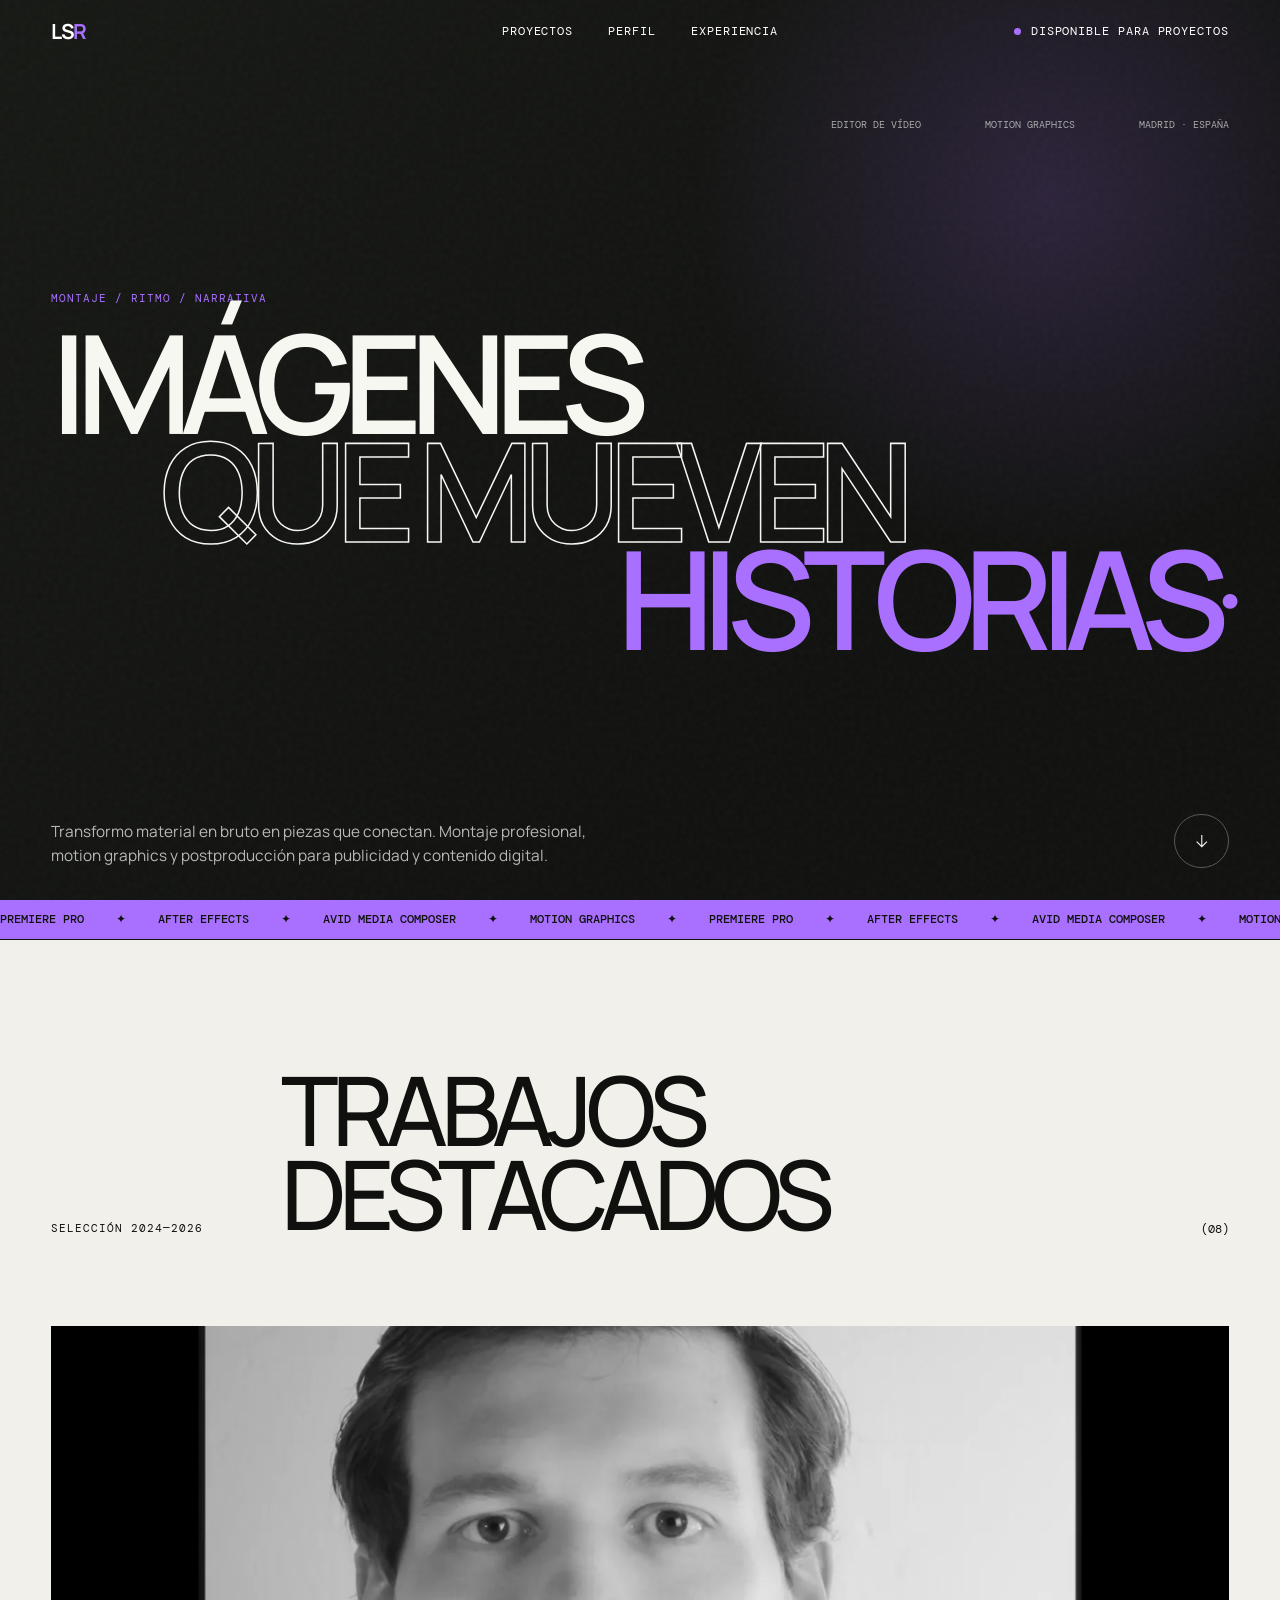
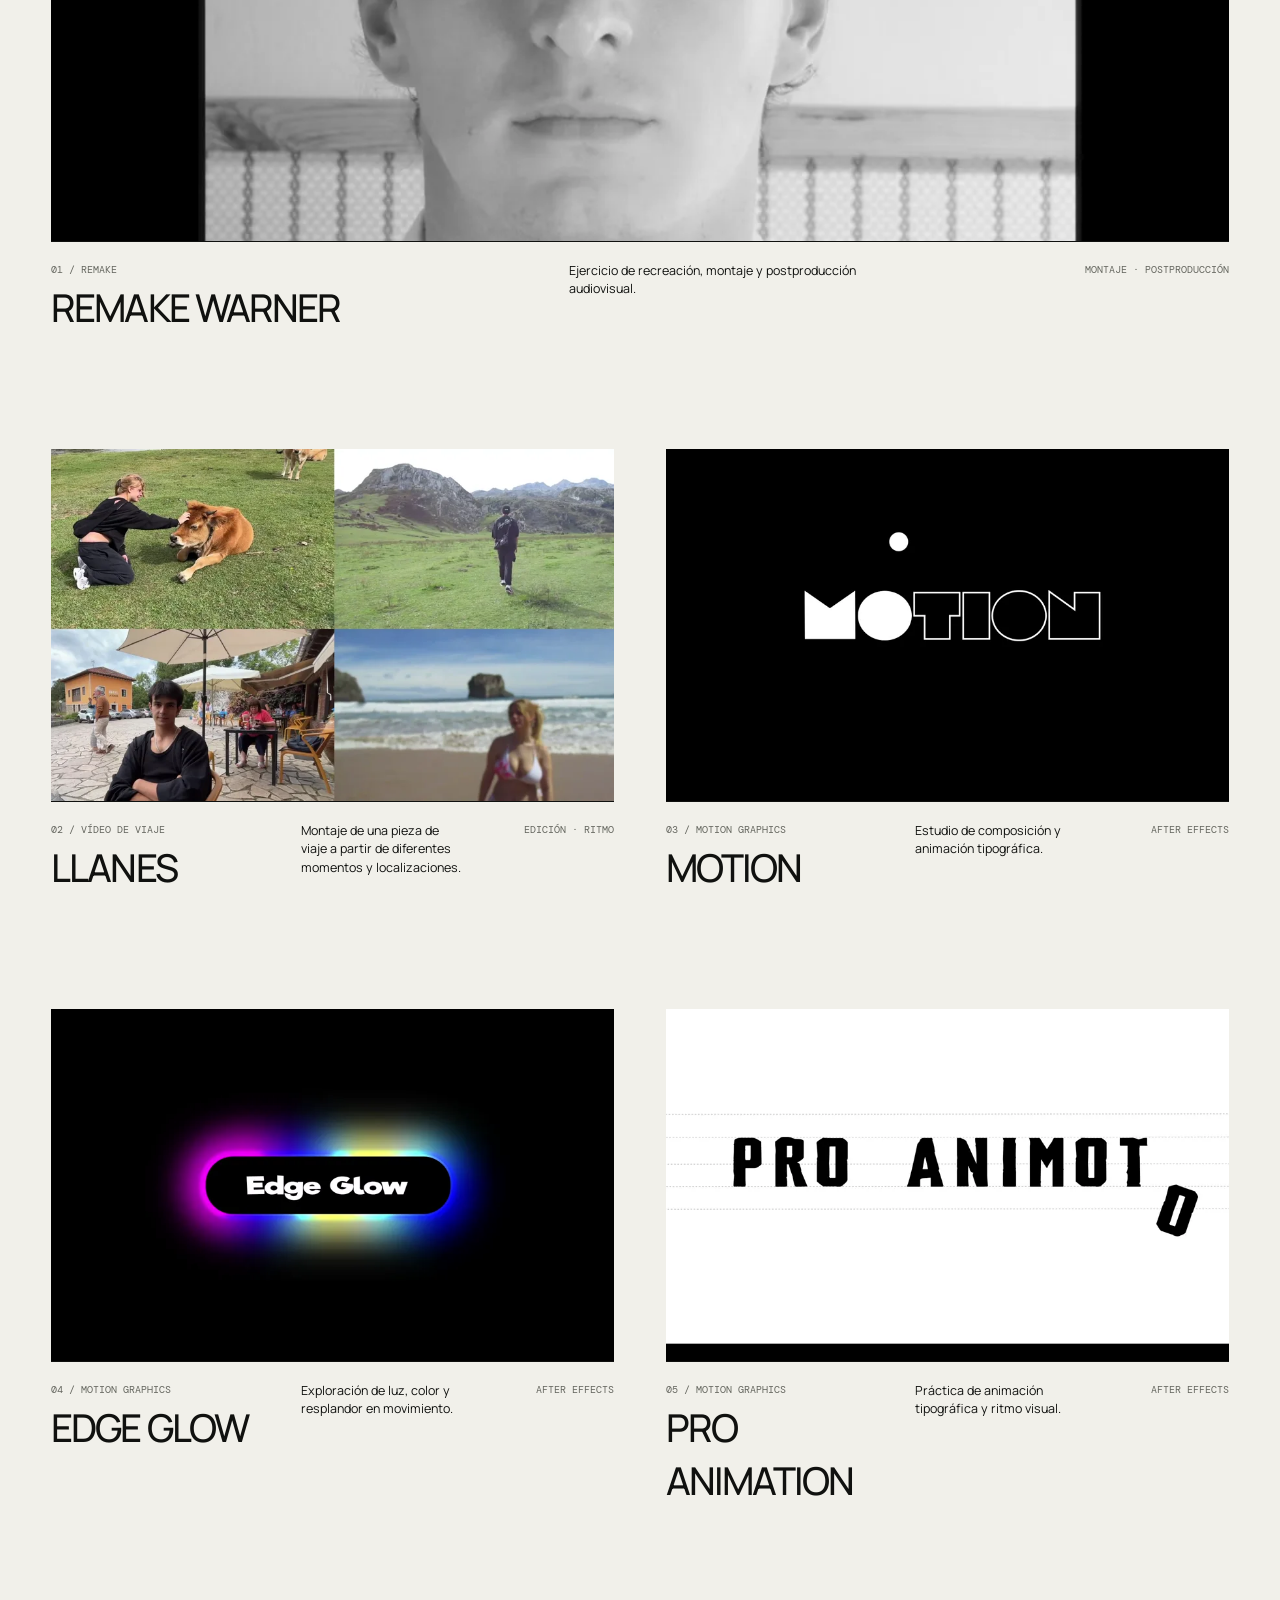
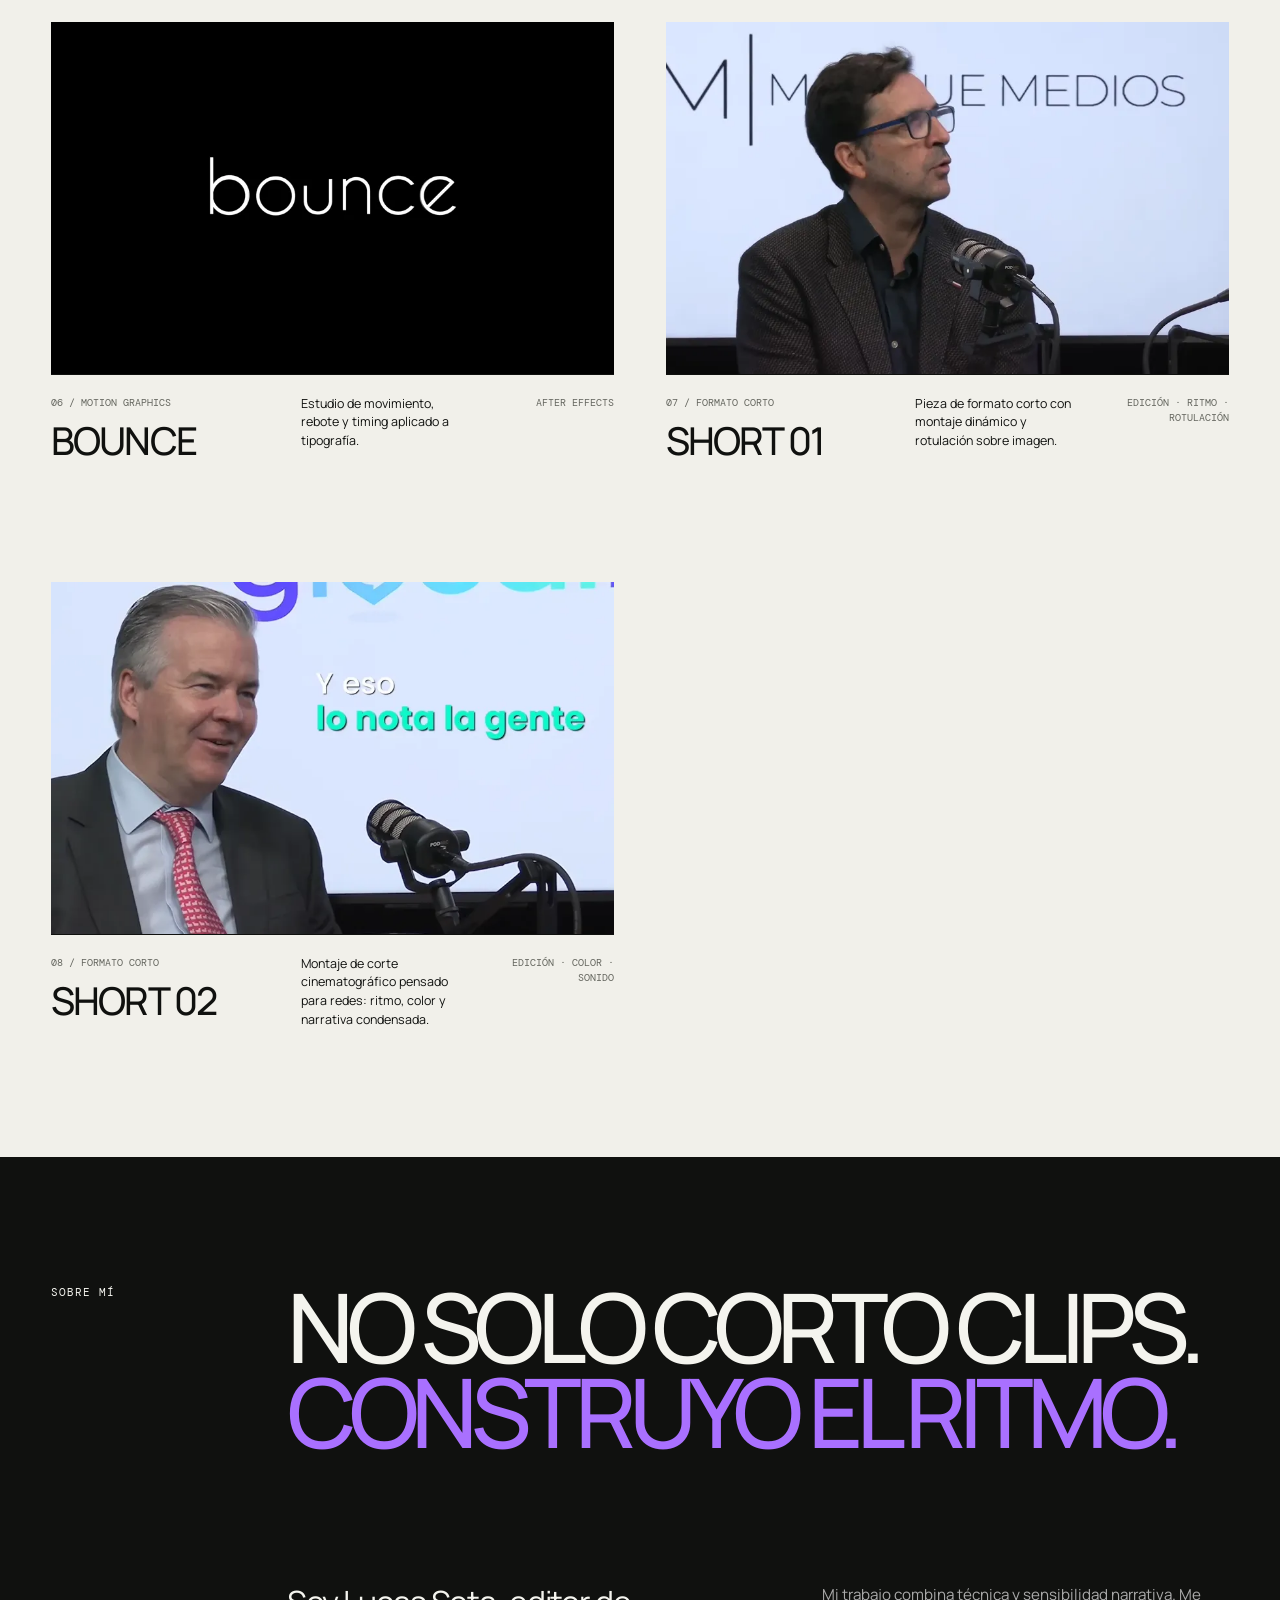
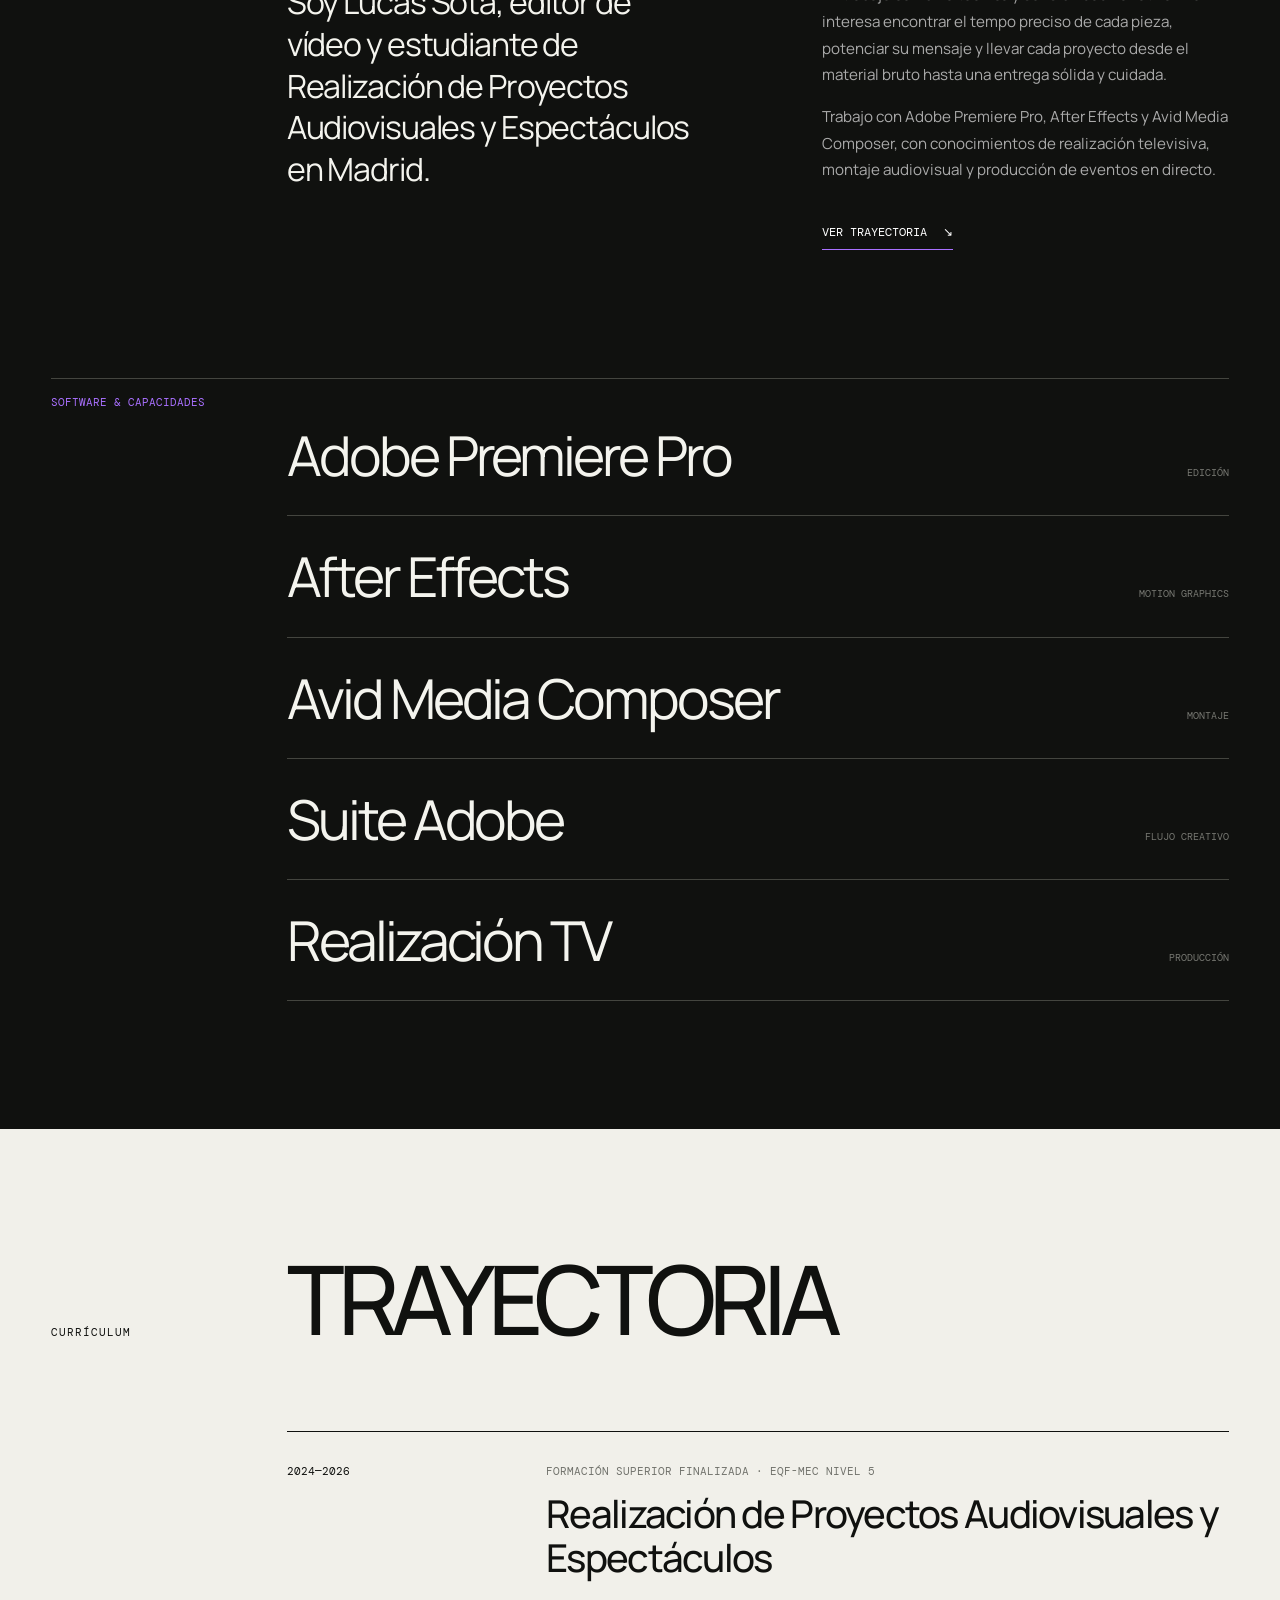
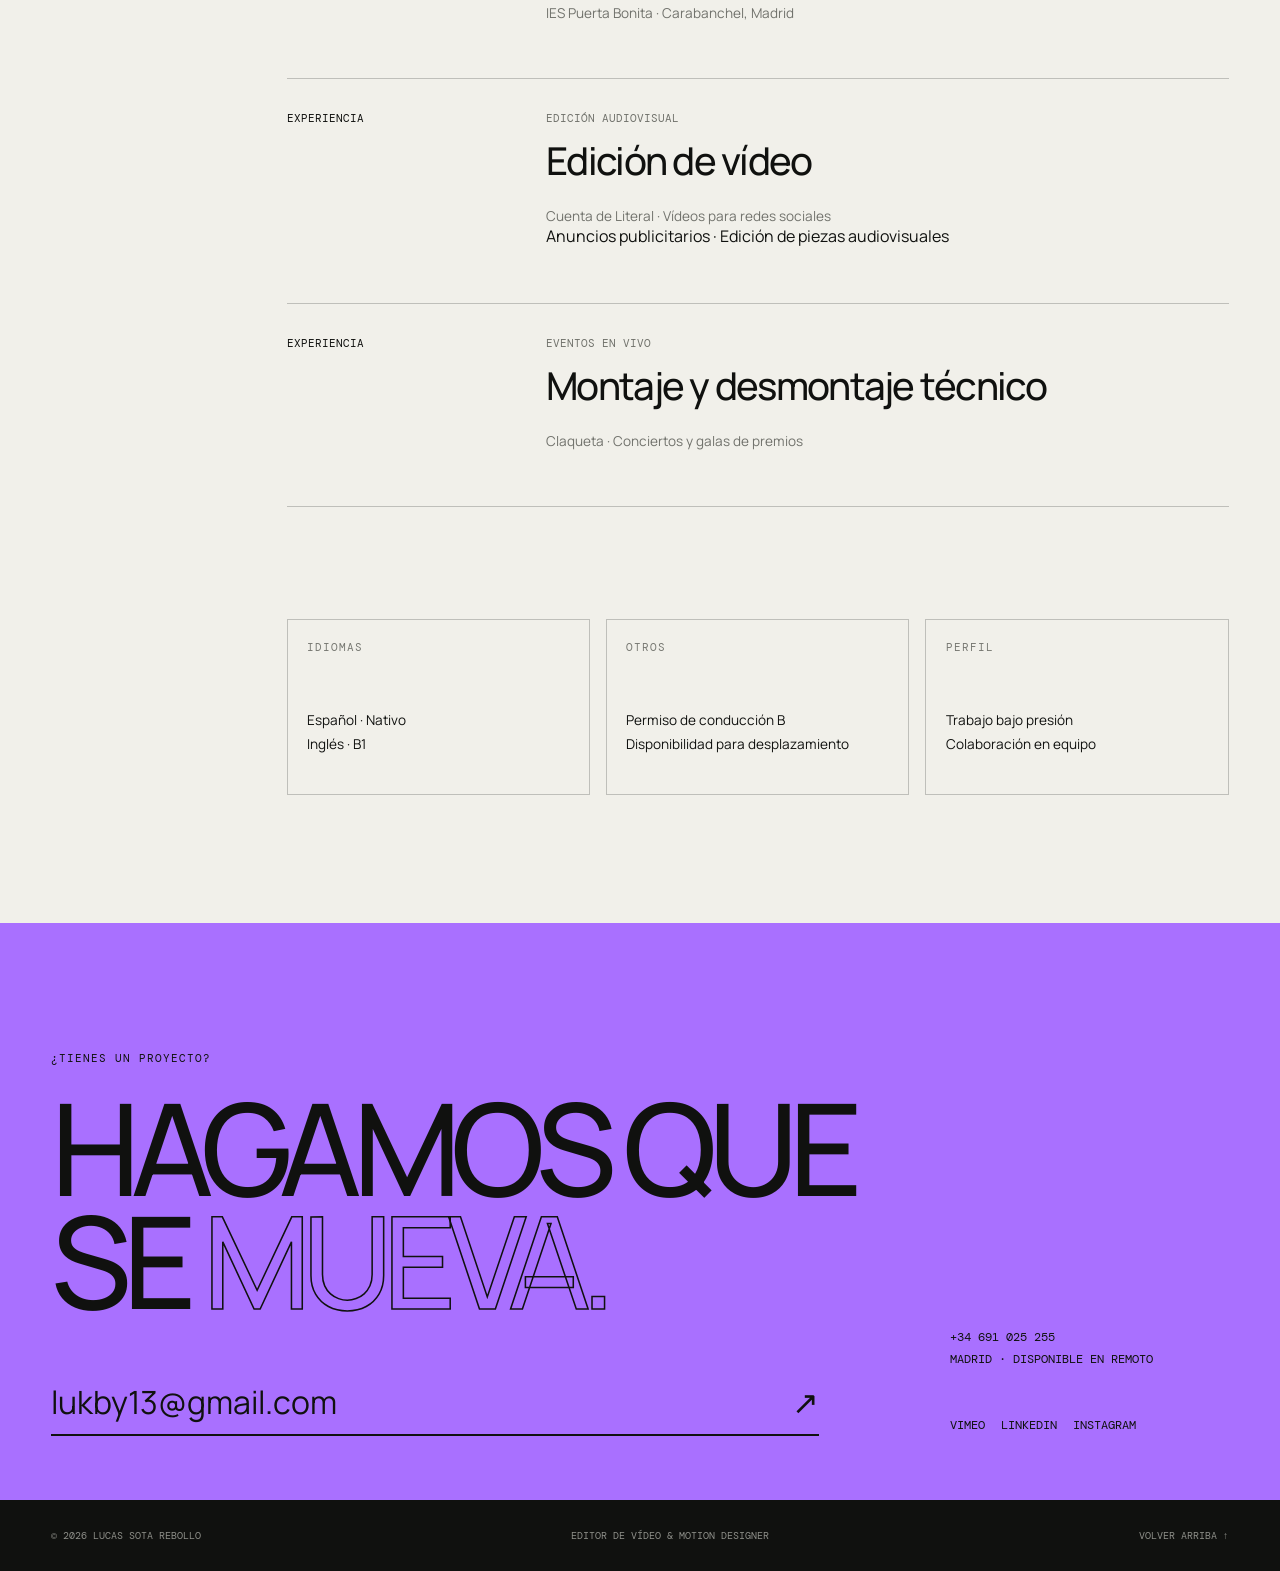
<file: index.html>
<!doctype html>
<html lang="es">
  <head>
    <meta charset="UTF-8" />
    <meta name="viewport" content="width=device-width, initial-scale=1.0" />
    <meta
      name="description"
      content="Porfolio de Lucas Sota Rebollo, editor de vídeo y motion designer especializado en montaje audiovisual."
    />
    <meta name="theme-color" content="#10110f" />
    <title>Lucas Sota | Editor de vídeo & Motion Designer</title>
    <link
      rel="icon"
      href="data:image/svg+xml,%3Csvg xmlns='http://www.w3.org/2000/svg' viewBox='0 0 64 64'%3E%3Crect width='64' height='64' fill='%2310110f'/%3E%3Cpath d='M14 14h9v27h17v9H14z' fill='%23a970ff'/%3E%3C/svg%3E"
    />
    <link rel="preconnect" href="https://fonts.googleapis.com" />
    <link rel="preconnect" href="https://fonts.gstatic.com" crossorigin />
    <link
      href="https://fonts.googleapis.com/css2?family=DM+Mono:wght@300;400;500&family=Manrope:wght@400;500;600;700&display=swap"
      rel="stylesheet"
    />
    <link rel="stylesheet" href="styles.css" />
    <script src="script.js" defer></script>
  </head>
  <body>
    <a class="skip-link" href="#contenido">Saltar al contenido</a>

    <header class="site-header">
      <a class="brand" href="#inicio" aria-label="Ir al inicio">LS<span>R</span></a>
      <nav class="desktop-nav" aria-label="Navegación principal">
        <a href="#proyectos">Proyectos</a>
        <a href="#perfil">Perfil</a>
        <a href="#experiencia">Experiencia</a>
      </nav>
      <a class="availability" href="#contacto">
        <span aria-hidden="true"></span>
        Disponible para proyectos
      </a>
      <button class="menu-button" type="button" aria-expanded="false" aria-controls="mobile-menu">
        <span class="sr-only">Abrir menú</span>
        <span></span><span></span>
      </button>
      <nav id="mobile-menu" class="mobile-menu" aria-label="Navegación móvil" hidden>
        <a href="#proyectos">Proyectos</a>
        <a href="#perfil">Perfil</a>
        <a href="#experiencia">Experiencia</a>
        <a href="#contacto">Contacto</a>
      </nav>
    </header>

    <main id="contenido">
      <section class="hero" id="inicio" aria-labelledby="hero-title">
        <div class="hero-meta reveal">
          <p>Editor de vídeo</p>
          <p>Motion graphics</p>
          <p>Madrid · España</p>
        </div>

        <div class="hero-title-wrap">
          <p class="eyebrow reveal">Montaje / Ritmo / Narrativa</p>
          <h1 id="hero-title">
            <span class="reveal">IMÁGENES</span>
            <span class="outline reveal">QUE MUEVEN</span>
            <span class="accent-line reveal">HISTORIAS<i aria-hidden="true">●</i></span>
          </h1>
        </div>

        <div class="hero-bottom reveal">
          <p>
            Transformo material en bruto en piezas que conectan. Montaje profesional,
            motion graphics y postproducción para publicidad y contenido digital.
          </p>
          <a class="circle-link" href="#proyectos" aria-label="Ver proyectos">
            <svg viewBox="0 0 24 24" aria-hidden="true">
              <path d="M12 4v16M5 13l7 7 7-7" />
            </svg>
          </a>
        </div>
      </section>

      <div class="ticker" aria-hidden="true">
        <div class="ticker-track">
          <span>PREMIERE PRO</span><i>✦</i><span>AFTER EFFECTS</span><i>✦</i>
          <span>AVID MEDIA COMPOSER</span><i>✦</i><span>MOTION GRAPHICS</span><i>✦</i>
          <span>PREMIERE PRO</span><i>✦</i><span>AFTER EFFECTS</span><i>✦</i>
          <span>AVID MEDIA COMPOSER</span><i>✦</i><span>MOTION GRAPHICS</span><i>✦</i>
        </div>
      </div>

      <section class="projects section" id="proyectos" aria-labelledby="projects-title">
        <div class="section-heading reveal">
          <p class="eyebrow">Selección 2024—2026</p>
          <h2 id="projects-title">TRABAJOS<br />DESTACADOS</h2>
          <p class="section-count">(08)</p>
        </div>

        <div class="project-list">
          <article class="project project-featured reveal">
            <button
              class="project-media"
              type="button"
              data-video="assets/videos/remake-warner.mp4"
              aria-label="Reproducir Remake Warner"
            >
              <img
                class="project-poster"
                src="assets/posters/remake-warner.webp"
                alt=""
                loading="lazy"
                decoding="async"
              >
              <span class="play"><i></i> Ver pieza</span>
            </button>
            <div class="project-info">
              <div>
                <p class="project-number">01 / Remake</p>
                <h3>REMAKE WARNER</h3>
              </div>
              <p>Ejercicio de recreación, montaje y postproducción audiovisual.</p>
              <p class="project-tools">Montaje · Postproducción</p>
            </div>
          </article>

          <article class="project reveal">
            <button
              class="project-media"
              type="button"
              data-video="assets/videos/llanes.mp4"
              aria-label="Reproducir pieza de Llanes"
            >
              <img
                class="project-poster"
                src="assets/posters/llanes.webp"
                alt=""
                loading="lazy"
                decoding="async"
              >
              <span class="play"><i></i> Ver pieza</span>
            </button>
            <div class="project-info">
              <div>
                <p class="project-number">02 / Vídeo de viaje</p>
                <h3>LLANES</h3>
              </div>
              <p>Montaje de una pieza de viaje a partir de diferentes momentos y localizaciones.</p>
              <p class="project-tools">Edición · Ritmo</p>
            </div>
          </article>

          <article class="project reveal">
            <button
              class="project-media"
              type="button"
              data-video="assets/videos/motion.mp4"
              aria-label="Reproducir estudio Motion"
            >
              <img
                class="project-poster"
                src="assets/posters/motion.webp"
                alt=""
                loading="lazy"
                decoding="async"
              >
              <span class="play"><i></i> Ver pieza</span>
            </button>
            <div class="project-info">
              <div>
                <p class="project-number">03 / Motion graphics</p>
                <h3>MOTION</h3>
              </div>
              <p>Estudio de composición y animación tipográfica.</p>
              <p class="project-tools">After Effects</p>
            </div>
          </article>

          <article class="project reveal">
            <button
              class="project-media"
              type="button"
              data-video="assets/videos/edge-glow.mp4"
              aria-label="Reproducir estudio Edge Glow"
            >
              <img
                class="project-poster"
                src="assets/posters/edge-glow.webp"
                alt=""
                loading="lazy"
                decoding="async"
              >
              <span class="play"><i></i> Ver pieza</span>
            </button>
            <div class="project-info">
              <div>
                <p class="project-number">04 / Motion graphics</p>
                <h3>EDGE GLOW</h3>
              </div>
              <p>Exploración de luz, color y resplandor en movimiento.</p>
              <p class="project-tools">After Effects</p>
            </div>
          </article>

          <article class="project reveal">
            <button
              class="project-media"
              type="button"
              data-video="assets/videos/pro-animation.mp4"
              aria-label="Reproducir estudio Pro Animation"
            >
              <img
                class="project-poster"
                src="assets/posters/pro-animation.webp"
                alt=""
                loading="lazy"
                decoding="async"
              >
              <span class="play"><i></i> Ver pieza</span>
            </button>
            <div class="project-info">
              <div>
                <p class="project-number">05 / Motion graphics</p>
                <h3>PRO ANIMATION</h3>
              </div>
              <p>Práctica de animación tipográfica y ritmo visual.</p>
              <p class="project-tools">After Effects</p>
            </div>
          </article>

          <article class="project reveal">
            <button
              class="project-media"
              type="button"
              data-video="assets/videos/bounce.mp4"
              aria-label="Reproducir estudio Bounce"
            >
              <img
                class="project-poster"
                src="assets/posters/bounce.webp"
                alt=""
                loading="lazy"
                decoding="async"
              >
              <span class="play"><i></i> Ver pieza</span>
            </button>
            <div class="project-info">
              <div>
                <p class="project-number">06 / Motion graphics</p>
                <h3>BOUNCE</h3>
              </div>
              <p>Estudio de movimiento, rebote y timing aplicado a tipografía.</p>
              <p class="project-tools">After Effects</p>
            </div>
          </article>

          <article class="project reveal">
            <button
              class="project-media"
              type="button"
              data-video="assets/videos/short-1.mp4"
              aria-label="Reproducir Short 01"
            >
              <img
                class="project-poster"
                src="assets/posters/short-1.webp"
                alt=""
                loading="lazy"
                decoding="async"
              >
              <span class="play"><i></i> Ver pieza</span>
            </button>
            <div class="project-info">
              <div>
                <p class="project-number">07 / Formato corto</p>
                <h3>SHORT 01</h3>
              </div>
              <p>Pieza de formato corto con montaje dinámico y rotulación sobre imagen.</p>
              <p class="project-tools">Edición · Ritmo · Rotulación</p>
            </div>
          </article>

          <article class="project reveal">
            <button
              class="project-media"
              type="button"
              data-video="assets/videos/short-2.mp4"
              aria-label="Reproducir Short 02"
            >
              <img
                class="project-poster"
                src="assets/posters/short-2.webp"
                alt=""
                loading="lazy"
                decoding="async"
              >
              <span class="play"><i></i> Ver pieza</span>
            </button>
            <div class="project-info">
              <div>
                <p class="project-number">08 / Formato corto</p>
                <h3>SHORT 02</h3>
              </div>
              <p>Montaje de corte cinematográfico pensado para redes: ritmo, color y narrativa condensada.</p>
              <p class="project-tools">Edición · Color · Sonido</p>
            </div>
          </article>
        </div>
      </section>

      <section class="profile section" id="perfil" aria-labelledby="profile-title">
        <div class="profile-intro reveal">
          <p class="eyebrow">Sobre mí</p>
          <h2 id="profile-title">
            NO SOLO CORTO CLIPS.<br />
            <span>CONSTRUYO EL RITMO.</span>
          </h2>
        </div>

        <div class="profile-grid">
          <p class="profile-lead reveal">
            Soy Lucas Sota, editor de vídeo y estudiante de Realización de Proyectos
            Audiovisuales y Espectáculos en Madrid.
          </p>
          <div class="profile-copy reveal">
            <p>
              Mi trabajo combina técnica y sensibilidad narrativa. Me interesa encontrar
              el tempo preciso de cada pieza, potenciar su mensaje y llevar cada proyecto
              desde el material bruto hasta una entrega sólida y cuidada.
            </p>
            <p>
              Trabajo con Adobe Premiere Pro, After Effects y Avid Media Composer, con
              conocimientos de realización televisiva, montaje audiovisual y producción
              de eventos en directo.
            </p>
            <a class="text-link" href="#experiencia">Ver trayectoria <span>↘</span></a>
          </div>
        </div>

        <div class="skills reveal" aria-label="Competencias">
          <p>Software & capacidades</p>
          <ul>
            <li>Adobe Premiere Pro <span>Edición</span></li>
            <li>After Effects <span>Motion graphics</span></li>
            <li>Avid Media Composer <span>Montaje</span></li>
            <li>Suite Adobe <span>Flujo creativo</span></li>
            <li>Realización TV <span>Producción</span></li>
          </ul>
        </div>
      </section>

      <section class="experience section" id="experiencia" aria-labelledby="experience-title">
        <div class="section-heading reveal">
          <p class="eyebrow">Currículum</p>
          <h2 id="experience-title">TRAYECTORIA</h2>
        </div>

        <div class="timeline">
          <article class="timeline-item reveal">
            <p class="timeline-date">2024—2026</p>
            <div>
              <p class="timeline-type">Formación superior finalizada · EQF-MEC nivel 5</p>
              <h3>Realización de Proyectos Audiovisuales y Espectáculos</h3>
              <p>IES Puerta Bonita · Carabanchel, Madrid</p>
            </div>
          </article>
          <article class="timeline-item reveal">
            <p class="timeline-date">Experiencia</p>
            <div>
              <p class="timeline-type">Edición audiovisual</p>
              <h3>Edición de vídeo</h3>
              <p>Cuenta de Literal · Vídeos para redes sociales</p>
              <p>Anuncios publicitarios · Edición de piezas audiovisuales</p>
            </div>
          </article>
          <article class="timeline-item reveal">
            <p class="timeline-date">Experiencia</p>
            <div>
              <p class="timeline-type">Eventos en vivo</p>
              <h3>Montaje y desmontaje técnico</h3>
              <p>Claqueta · Conciertos y galas de premios</p>
            </div>
          </article>
        </div>

        <div class="details-grid reveal">
          <div>
            <p class="eyebrow">Idiomas</p>
            <p>Español · Nativo</p>
            <p>Inglés · B1</p>
          </div>
          <div>
            <p class="eyebrow">Otros</p>
            <p>Permiso de conducción B</p>
            <p>Disponibilidad para desplazamiento</p>
          </div>
          <div>
            <p class="eyebrow">Perfil</p>
            <p>Trabajo bajo presión</p>
            <p>Colaboración en equipo</p>
          </div>
        </div>
      </section>

      <section class="contact" id="contacto" aria-labelledby="contact-title">
        <div class="contact-content reveal">
          <p class="eyebrow">¿Tienes un proyecto?</p>
          <h2 id="contact-title">HAGAMOS QUE<br />SE <span>MUEVA.</span></h2>
          <a class="mail-link" href="mailto:">lukby13@gmail.com <span>↗</span></a>
        </div>
        <div class="contact-meta reveal">
          <a href="tel:+34691025255">+34 691 025 255</a>
          <p>Madrid · Disponible en remoto</p>
          <div class="socials" aria-label="Redes sociales provisionales">
            <a href="#" aria-label="Vimeo (enlace provisional)">Vimeo</a>
            <a href="#" aria-label="LinkedIn (enlace provisional)">LinkedIn</a>
            <a href="#" aria-label="Instagram (enlace provisional)">Instagram</a>
          </div>
        </div>
      </section>
    </main>

    <footer>
      <p>© <span id="year"></span> Lucas Sota Rebollo</p>
      <p>Editor de vídeo & Motion Designer</p>
      <a href="#inicio">Volver arriba ↑</a>
    </footer>

    <dialog class="video-modal" aria-label="Reproductor de proyecto">
      <button class="modal-close" type="button" aria-label="Cerrar vídeo">Cerrar ×</button>
      <video controls playsinline></video>
    </dialog>
  </body>
</html>
</file>
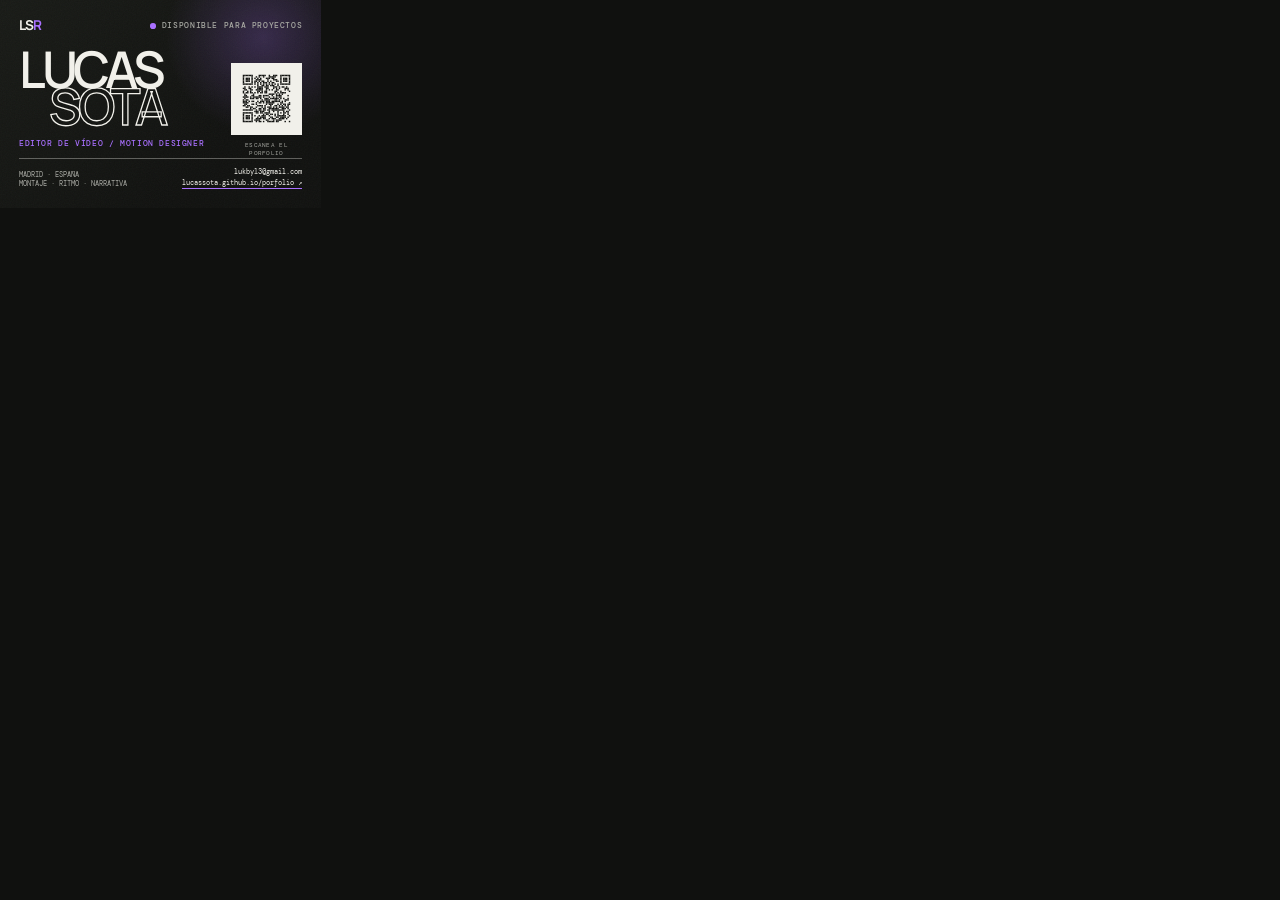
<file: business-card.html>
<!doctype html>
<html lang="es">
  <head>
    <meta charset="UTF-8" />
    <meta name="viewport" content="width=device-width, initial-scale=1.0" />
    <title>Lucas Sota | Tarjeta de presentación</title>
    <link rel="preconnect" href="https://fonts.googleapis.com" />
    <link rel="preconnect" href="https://fonts.gstatic.com" crossorigin />
    <link
      href="https://fonts.googleapis.com/css2?family=DM+Mono:wght@400;500&family=Manrope:wght@500;600;700&display=swap"
      rel="stylesheet"
    />
    <style>
      :root {
        --ink: #10110f;
        --paper: #f1f0ea;
        --accent: #a970ff;
        --muted: #a8a9a3;
      }

      * {
        box-sizing: border-box;
      }

      @page {
        size: 85mm 55mm;
        margin: 0;
      }

      html,
      body {
        width: 85mm;
        height: 55mm;
        margin: 0;
      }

      body {
        background: var(--ink);
        color: var(--paper);
        font-family: "Manrope", sans-serif;
        -webkit-print-color-adjust: exact;
        print-color-adjust: exact;
      }

      .card {
        position: relative;
        display: grid;
        width: 85mm;
        height: 55mm;
        grid-template-columns: minmax(0, 1fr) 19mm;
        grid-template-rows: auto 1fr auto;
        gap: 0 4.5mm;
        padding: 5mm;
        overflow: hidden;
        background:
          radial-gradient(circle at 82% 18%, rgba(169, 112, 255, 0.24), transparent 31%),
          linear-gradient(135deg, #181a16, var(--ink) 70%);
      }

      .card::after {
        position: absolute;
        inset: 0;
        opacity: 0.12;
        background-image: url("data:image/svg+xml,%3Csvg viewBox='0 0 180 180' xmlns='http://www.w3.org/2000/svg'%3E%3Cfilter id='n'%3E%3CfeTurbulence type='fractalNoise' baseFrequency='.9' numOctaves='3' stitchTiles='stitch'/%3E%3C/filter%3E%3Crect width='100%25' height='100%25' filter='url(%23n)' opacity='.35'/%3E%3C/svg%3E");
        content: "";
        pointer-events: none;
      }

      .card > * {
        position: relative;
        z-index: 1;
      }

      .topline {
        display: flex;
        grid-column: 1 / -1;
        align-items: center;
        justify-content: space-between;
        font: 500 2.05mm/1 "DM Mono", monospace;
        letter-spacing: 0.08em;
        text-transform: uppercase;
      }

      .status {
        display: flex;
        align-items: center;
        gap: 1.6mm;
        color: var(--muted);
      }

      .status::before {
        width: 1.5mm;
        height: 1.5mm;
        border-radius: 50%;
        background: var(--accent);
        content: "";
      }

      .mark {
        font: 700 3.6mm/1 "Manrope", sans-serif;
        letter-spacing: -0.08em;
      }

      .mark span,
      .role {
        color: var(--accent);
      }

      .identity {
        align-self: center;
        min-width: 0;
        padding-top: 2mm;
      }

      h1 {
        margin: 0;
        font-size: 13.4mm;
        font-weight: 600;
        line-height: 0.74;
        letter-spacing: -0.085em;
      }

      h1 span {
        display: block;
      }

      h1 .outline {
        margin-left: 8mm;
        color: transparent;
        -webkit-text-stroke: 0.35mm var(--paper);
      }

      .role {
        margin: 3.5mm 0 0;
        font: 500 2.05mm/1.35 "DM Mono", monospace;
        letter-spacing: 0.08em;
        text-transform: uppercase;
      }

      .qr-panel {
        display: flex;
        align-self: end;
        flex-direction: column;
        gap: 1.7mm;
      }

      .qr-link {
        display: block;
        padding: 1.6mm;
        background: var(--paper);
      }

      .qr-link img {
        display: block;
        width: 100%;
        height: auto;
      }

      .qr-label {
        margin: 0;
        color: var(--muted);
        font: 1.65mm/1.35 "DM Mono", monospace;
        letter-spacing: 0.05em;
        text-align: center;
        text-transform: uppercase;
      }

      .contact {
        display: flex;
        grid-column: 1 / -1;
        align-items: end;
        justify-content: space-between;
        padding-top: 2.3mm;
        border-top: 0.25mm solid rgba(241, 240, 234, 0.34);
        font: 1.8mm/1.4 "DM Mono", monospace;
      }

      .contact p {
        margin: 0;
        color: var(--muted);
        text-transform: uppercase;
      }

      .links {
        display: flex;
        flex-direction: column;
        align-items: flex-end;
        gap: 0.4mm;
      }

      a {
        color: inherit;
        text-decoration: none;
      }

      .web {
        border-bottom: 0.25mm solid var(--accent);
        color: var(--paper);
      }
    </style>
  </head>
  <body>
    <main class="card">
      <header class="topline">
        <div class="mark">LS<span>R</span></div>
        <div class="status">Disponible para proyectos</div>
      </header>

      <section class="identity" aria-label="Identidad profesional">
        <h1><span>LUCAS</span><span class="outline">SOTA</span></h1>
        <p class="role">Editor de vídeo / Motion designer</p>
      </section>

      <aside class="qr-panel" aria-label="Acceso al porfolio">
        <a class="qr-link" href="https://lucassota.github.io/porfolio/">
          <img src="lucas-card-qr.svg" alt="Código QR del porfolio de Lucas Sota" />
        </a>
        <p class="qr-label">Escanea el<br />porfolio</p>
      </aside>

      <footer class="contact">
        <p>Madrid · España<br />Montaje · Ritmo · Narrativa</p>
        <div class="links">
          <a href="mailto:lukby13@gmail.com">lukby13@gmail.com</a>
          <a class="web" href="https://lucassota.github.io/porfolio/"
            >lucassota.github.io/porfolio ↗</a
          >
        </div>
      </footer>
    </main>
  </body>
</html>
</file>
<file: styles.css>
:root {
  --ink: #10110f;
  --paper: #f1f0ea;
  --accent: #a970ff;
  --muted: #a8a9a3;
  --line: rgba(16, 17, 15, 0.22);
  --gutter: clamp(1.25rem, 4vw, 4.5rem);
  --mono: "DM Mono", monospace;
  --sans: "Manrope", sans-serif;
}

* {
  box-sizing: border-box;
}

html {
  scroll-behavior: smooth;
}

body {
  margin: 0;
  overflow-x: hidden;
  background: var(--paper);
  color: var(--ink);
  font-family: var(--sans);
  -webkit-font-smoothing: antialiased;
}

body.modal-open {
  overflow: hidden;
}

a {
  color: inherit;
  text-decoration: none;
}

button {
  color: inherit;
  font: inherit;
}

.sr-only {
  position: absolute;
  width: 1px;
  height: 1px;
  padding: 0;
  margin: -1px;
  overflow: hidden;
  clip: rect(0, 0, 0, 0);
  white-space: nowrap;
  border: 0;
}

.skip-link {
  position: absolute;
  z-index: 1000;
  top: -5rem;
  left: 1rem;
  padding: 0.7rem 1rem;
  background: var(--accent);
  color: var(--ink);
}

.skip-link:focus {
  top: 1rem;
}

.site-header {
  position: absolute;
  z-index: 20;
  top: 0;
  left: 0;
  display: grid;
  grid-template-columns: 1fr auto 1fr;
  align-items: center;
  width: 100%;
  padding: 1.3rem var(--gutter);
  color: #fff;
  font-family: var(--mono);
  font-size: 0.72rem;
  text-transform: uppercase;
  letter-spacing: 0.08em;
}

.brand {
  justify-self: start;
  font: 700 1.3rem/1 var(--sans);
  letter-spacing: -0.08em;
}

.brand span {
  color: var(--accent);
}

.desktop-nav {
  display: flex;
  gap: 2.2rem;
}

.desktop-nav a,
.socials a,
footer a {
  transition: opacity 180ms ease;
}

.desktop-nav a:hover,
.socials a:hover,
footer a:hover {
  opacity: 0.55;
}

.availability {
  display: flex;
  justify-self: end;
  align-items: center;
  gap: 0.6rem;
}

.availability span {
  width: 0.45rem;
  height: 0.45rem;
  border-radius: 50%;
  background: var(--accent);
  box-shadow: 0 0 0 0 rgba(169, 112, 255, 0.55);
  animation: pulse 2s infinite;
}

.menu-button,
.mobile-menu {
  display: none;
}

.hero {
  position: relative;
  display: flex;
  min-height: 100svh;
  flex-direction: column;
  justify-content: space-between;
  padding: 7.5rem var(--gutter) 2rem;
  overflow: hidden;
  background:
    radial-gradient(circle at 82% 22%, rgba(169, 112, 255, 0.18), transparent 28%),
    linear-gradient(135deg, #161814, var(--ink) 68%);
  color: #f7f7f2;
}

.hero::after {
  position: absolute;
  inset: 0;
  opacity: 0.1;
  background-image: url("data:image/svg+xml,%3Csvg viewBox='0 0 180 180' xmlns='http://www.w3.org/2000/svg'%3E%3Cfilter id='n'%3E%3CfeTurbulence type='fractalNoise' baseFrequency='.9' numOctaves='3' stitchTiles='stitch'/%3E%3C/filter%3E%3Crect width='100%25' height='100%25' filter='url(%23n)' opacity='.35'/%3E%3C/svg%3E");
  content: "";
  pointer-events: none;
}

.hero > * {
  position: relative;
  z-index: 1;
}

.hero-meta {
  display: flex;
  justify-content: flex-end;
  gap: clamp(1.5rem, 5vw, 5rem);
  color: #aaa;
  font: 0.65rem/1 var(--mono);
  text-transform: uppercase;
}

.hero-meta p,
.eyebrow {
  margin: 0;
}

.eyebrow {
  font: 0.7rem/1.4 var(--mono);
  text-transform: uppercase;
  letter-spacing: 0.09em;
}

.hero-title-wrap .eyebrow {
  margin-bottom: 1.3rem;
  color: var(--accent);
}

h1 {
  margin: 0;
  font-size: clamp(3.9rem, 10.7vw, 10.2rem);
  font-weight: 600;
  line-height: 0.79;
  letter-spacing: -0.085em;
}

h1 > span {
  display: block;
}

h1 .outline {
  margin-left: 8.5vw;
  color: transparent;
  -webkit-text-stroke: clamp(1px, 0.12vw, 2px) #f7f7f2;
}

h1 .accent-line {
  display: flex;
  align-items: center;
  justify-content: flex-end;
  color: var(--accent);
}

h1 i {
  margin-left: 0.08em;
  font-size: 0.25em;
  font-style: normal;
}

.hero-bottom {
  display: flex;
  align-items: flex-end;
  justify-content: space-between;
}

.hero-bottom > p {
  max-width: 36rem;
  margin: 0;
  color: #b8b9b3;
  font-size: clamp(0.86rem, 1.2vw, 1.05rem);
  line-height: 1.55;
}

.circle-link {
  display: grid;
  width: 3.4rem;
  height: 3.4rem;
  place-items: center;
  border: 1px solid #585a54;
  border-radius: 50%;
  transition: 220ms ease;
}

.circle-link:hover {
  border-color: var(--accent);
  background: var(--accent);
  color: var(--ink);
}

.circle-link svg {
  width: 1.1rem;
  fill: none;
  stroke: currentColor;
  stroke-width: 1.5;
}

.ticker {
  overflow: hidden;
  border-bottom: 1px solid var(--ink);
  background: var(--accent);
  font: 500 0.72rem/1 var(--mono);
  white-space: nowrap;
}

.ticker-track {
  display: flex;
  width: max-content;
  align-items: center;
  gap: 2rem;
  padding: 0.85rem 0;
  animation: ticker 25s linear infinite;
}

.ticker i {
  font-style: normal;
}

.section {
  padding: clamp(5.5rem, 10vw, 10rem) var(--gutter);
}

.section-heading {
  display: grid;
  grid-template-columns: 1fr 4fr auto;
  align-items: end;
  margin-bottom: clamp(3rem, 7vw, 6rem);
}

.section-heading h2,
.profile h2,
.contact h2 {
  margin: 0;
  font-size: clamp(3rem, 7.5vw, 7rem);
  font-weight: 500;
  line-height: 0.88;
  letter-spacing: -0.075em;
}

.section-count {
  margin: 0;
  font: 0.75rem var(--mono);
}

.project-list {
  display: grid;
  grid-template-columns: repeat(2, 1fr);
  gap: clamp(4rem, 9vw, 9rem) clamp(1.5rem, 4vw, 4rem);
}

.project-featured {
  grid-column: 1 / -1;
}

.project-media {
  position: relative;
  display: block;
  width: 100%;
  aspect-ratio: 16 / 10;
  padding: 0;
  overflow: hidden;
  border: 0;
  cursor: pointer;
  text-align: left;
}

.project-featured .project-media {
  aspect-ratio: 16 / 7;
}

.project-poster {
  width: 100%;
  height: 100%;
  object-fit: cover;
  transition: transform 700ms cubic-bezier(0.2, 0.75, 0.3, 1);
}

.project-media:hover .project-poster,
.project-media:focus-visible .project-poster {
  transform: scale(1.035);
}

.project-green {
  background: #b993ff;
}

.media-grid {
  position: absolute;
  inset: 0;
  opacity: 0.4;
  background-image: linear-gradient(rgba(16, 17, 15, 0.22) 1px, transparent 1px),
    linear-gradient(90deg, rgba(16, 17, 15, 0.22) 1px, transparent 1px);
  background-size: 5vw 5vw;
  transition: transform 700ms cubic-bezier(0.2, 0.75, 0.3, 1);
}

.media-word {
  position: absolute;
  top: 50%;
  left: 50%;
  color: var(--ink);
  font-size: clamp(5rem, 20vw, 19rem);
  font-weight: 600;
  line-height: 1;
  letter-spacing: -0.12em;
  transform: translate(-50%, -54%) skewX(-9deg);
  transition: transform 700ms cubic-bezier(0.2, 0.75, 0.3, 1);
}

.project-red {
  background: #ff695d;
}

.orb {
  position: absolute;
  border-radius: 50%;
  filter: blur(2px);
  transition: 800ms cubic-bezier(0.2, 0.75, 0.3, 1);
}

.orb-one {
  width: 65%;
  aspect-ratio: 1;
  top: -25%;
  right: -10%;
  background: #ffaaa2;
}

.orb-two {
  width: 46%;
  aspect-ratio: 1;
  bottom: -20%;
  left: -5%;
  background: #6a194f;
}

.project-blue {
  background: #c6b9ec;
}

.blue-disc {
  position: absolute;
  width: 58%;
  aspect-ratio: 1;
  top: 50%;
  left: 54%;
  border-radius: 50%;
  background: repeating-radial-gradient(circle, #26124f 0 3px, #8359d6 4px 10px);
  transform: translate(-50%, -50%);
  transition: transform 900ms cubic-bezier(0.2, 0.75, 0.3, 1);
}

.media-label {
  position: absolute;
  z-index: 2;
  bottom: 9%;
  left: 7%;
  color: #fff;
  font-size: clamp(2.5rem, 6vw, 6rem);
  font-weight: 600;
  line-height: 0.82;
  letter-spacing: -0.07em;
}

.project-blue .media-label {
  top: 9%;
  right: 7%;
  bottom: auto;
  left: auto;
  color: var(--ink);
  text-align: right;
}

.play {
  position: absolute;
  z-index: 3;
  right: 1.2rem;
  bottom: 1.2rem;
  display: flex;
  align-items: center;
  gap: 0.6rem;
  padding: 0.7rem 0.9rem;
  background: var(--ink);
  color: #fff;
  font: 0.65rem var(--mono);
  text-transform: uppercase;
  transform: translateY(calc(100% + 1.3rem));
  transition: transform 250ms ease;
}

.play i {
  width: 0;
  height: 0;
  border-top: 4px solid transparent;
  border-bottom: 4px solid transparent;
  border-left: 7px solid var(--accent);
}

.project-media:hover .play,
.project-media:focus-visible .play {
  transform: translateY(0);
}

.project-media:hover .media-grid {
  transform: scale(1.08) rotate(1deg);
}

.project-media:hover .media-word {
  transform: translate(-50%, -54%) skewX(0deg) scale(1.04);
}

.project-media:hover .orb-one {
  transform: translate(-8%, 10%);
}

.project-media:hover .orb-two {
  transform: translate(12%, -12%);
}

.project-media:hover .blue-disc {
  transform: translate(-50%, -50%) rotate(30deg) scale(1.08);
}

.project-info {
  display: grid;
  grid-template-columns: 1.4fr 1fr 0.8fr;
  gap: 1.5rem;
  padding-top: 1.2rem;
  border-top: 1px solid var(--ink);
}

.project-info h3 {
  margin: 0.25rem 0 0;
  font-size: clamp(1.5rem, 3vw, 2.6rem);
  font-weight: 500;
  letter-spacing: -0.05em;
}

.project-info p {
  margin: 0;
  font-size: 0.78rem;
  line-height: 1.5;
}

.project-info .project-number,
.project-info .project-tools,
.placeholder-note {
  color: #65665f;
  font: 0.65rem/1.5 var(--mono);
  text-transform: uppercase;
}

.project-tools {
  text-align: right;
}

.placeholder-note {
  margin: 4rem 0 0;
}

.profile {
  background: var(--ink);
  color: #f4f4ee;
}

.profile-intro {
  display: grid;
  grid-template-columns: 1fr 4fr;
  align-items: start;
}

.profile h2 span {
  color: var(--accent);
}

.profile-grid {
  display: grid;
  grid-template-columns: 1fr 1fr;
  gap: 10vw;
  margin: 8rem 0;
  padding-left: 20%;
}

.profile-lead {
  margin: 0;
  font-size: clamp(1.4rem, 2.5vw, 2.3rem);
  line-height: 1.3;
  letter-spacing: -0.035em;
}

.profile-copy {
  color: #aaa;
  font-size: 0.95rem;
  line-height: 1.75;
}

.profile-copy p:first-child {
  margin-top: 0;
}

.text-link {
  display: inline-flex;
  gap: 1rem;
  margin-top: 1.5rem;
  padding-bottom: 0.4rem;
  border-bottom: 1px solid var(--accent);
  color: #fff;
  font-family: var(--mono);
  font-size: 0.72rem;
  text-transform: uppercase;
}

.skills {
  display: grid;
  grid-template-columns: 1fr 4fr;
  border-top: 1px solid #44453f;
  padding-top: 1rem;
}

.skills > p {
  margin: 0;
  color: var(--accent);
  font: 0.68rem var(--mono);
  text-transform: uppercase;
}

.skills ul {
  margin: 0;
  padding: 0;
  list-style: none;
}

.skills li {
  display: flex;
  align-items: baseline;
  justify-content: space-between;
  padding: 0.4em 0;
  border-bottom: 1px solid #44453f;
  font-size: clamp(1.8rem, 4.3vw, 4rem);
  letter-spacing: -0.055em;
}

.skills li span {
  color: #777872;
  font: 0.65rem var(--mono);
  text-transform: uppercase;
  letter-spacing: 0;
}

.experience .section-heading {
  grid-template-columns: 1fr 4fr;
}

.timeline {
  margin-left: 20%;
  border-top: 1px solid var(--ink);
}

.timeline-item {
  display: grid;
  grid-template-columns: 1fr 3fr;
  gap: 2rem;
  padding: 2rem 0 3.5rem;
  border-bottom: 1px solid var(--line);
}

.timeline-date,
.timeline-type {
  font: 0.68rem/1.4 var(--mono);
  text-transform: uppercase;
}

.timeline-date,
.timeline-item p {
  margin: 0;
}

.timeline-type {
  color: #71726c;
}

.timeline-item h3 {
  max-width: 50rem;
  margin: 0.8rem 0 1.5rem;
  font-size: clamp(1.5rem, 3vw, 2.8rem);
  font-weight: 500;
  line-height: 1.15;
  letter-spacing: -0.045em;
}

.timeline-item h3 + p {
  color: #71726c;
  font-size: 0.85rem;
}

.details-grid {
  display: grid;
  grid-template-columns: repeat(3, 1fr);
  gap: 1rem;
  margin: 7rem 0 0 20%;
}

.details-grid > div {
  min-height: 11rem;
  padding: 1.2rem;
  border: 1px solid var(--line);
}

.details-grid .eyebrow {
  margin-bottom: 3.5rem;
  color: #777872;
}

.details-grid p:not(.eyebrow) {
  margin: 0.35rem 0;
  font-size: 0.85rem;
}

.contact {
  display: grid;
  grid-template-columns: 3fr 1fr;
  gap: 4rem;
  padding: clamp(5rem, 10vw, 9rem) var(--gutter) 4rem;
  background: var(--accent);
}

.contact h2 {
  margin: 1.5rem 0 4rem;
  font-size: clamp(4rem, 10vw, 9rem);
}

.contact h2 span {
  color: transparent;
  -webkit-text-stroke: clamp(1px, 0.12vw, 2px) var(--ink);
}

.mail-link {
  display: flex;
  max-width: 48rem;
  align-items: center;
  justify-content: space-between;
  padding-bottom: 0.6rem;
  border-bottom: 2px solid var(--ink);
  font-size: clamp(1.1rem, 2.5vw, 2rem);
}

.contact-meta {
  display: flex;
  flex-direction: column;
  justify-content: flex-end;
  font: 0.72rem/1.6 var(--mono);
  text-transform: uppercase;
}

.contact-meta > p {
  margin: 0.2rem 0 3rem;
}

.socials {
  display: flex;
  flex-wrap: wrap;
  gap: 1rem;
}

footer {
  display: flex;
  align-items: center;
  justify-content: space-between;
  padding: 1.2rem var(--gutter);
  background: var(--ink);
  color: #8e8f89;
  font: 0.62rem var(--mono);
  text-transform: uppercase;
}

.video-modal {
  width: min(90vw, 1100px);
  padding: 3rem 0 0;
  border: 0;
  background: transparent;
}

.video-modal::backdrop {
  background: rgba(8, 8, 7, 0.92);
  backdrop-filter: blur(8px);
}

.video-modal video {
  display: block;
  width: 100%;
  max-height: 78vh;
  background: #000;
}

.modal-close {
  position: absolute;
  top: 0;
  right: 0;
  padding: 0;
  border: 0;
  background: transparent;
  color: #fff;
  cursor: pointer;
  font: 0.72rem var(--mono);
  text-transform: uppercase;
}

.reveal {
  opacity: 0;
  transform: translateY(35px);
  transition: opacity 700ms ease, transform 700ms cubic-bezier(0.2, 0.75, 0.3, 1);
}

.reveal.visible {
  opacity: 1;
  transform: translateY(0);
}

@keyframes ticker {
  to { transform: translateX(-50%); }
}

@keyframes pulse {
  70% { box-shadow: 0 0 0 7px rgba(169, 112, 255, 0); }
  100% { box-shadow: 0 0 0 0 rgba(169, 112, 255, 0); }
}

@media (max-width: 800px) {
  .site-header {
    grid-template-columns: 1fr auto;
  }

  .desktop-nav,
  .availability {
    display: none;
  }

  .menu-button {
    display: flex;
    width: 2.7rem;
    height: 2.7rem;
    flex-direction: column;
    justify-content: center;
    gap: 0.4rem;
    padding: 0.7rem;
    border: 1px solid #62635f;
    border-radius: 50%;
    background: transparent;
  }

  .menu-button > span:not(.sr-only) {
    display: block;
    width: 100%;
    height: 1px;
    background: #fff;
    transition: transform 200ms ease;
  }

  .menu-button[aria-expanded="true"] > span:nth-last-child(2) {
    transform: translateY(3.5px) rotate(45deg);
  }

  .menu-button[aria-expanded="true"] > span:last-child {
    transform: translateY(-3.5px) rotate(-45deg);
  }

  .mobile-menu {
    position: absolute;
    top: 4.7rem;
    right: var(--gutter);
    display: flex;
    width: min(18rem, calc(100vw - 2.5rem));
    flex-direction: column;
    padding: 1.5rem;
    background: var(--accent);
    color: var(--ink);
    font-size: 1rem;
    line-height: 2.5;
  }

  .mobile-menu[hidden] {
    display: none;
  }

  .hero {
    padding-top: 6.5rem;
  }

  .hero-meta {
    justify-content: space-between;
    gap: 0.5rem;
    font-size: 0.55rem;
  }

  h1 {
    font-size: clamp(3.5rem, 18vw, 7rem);
    line-height: 0.83;
  }

  h1 .outline {
    margin-left: 0;
  }

  h1 .accent-line {
    justify-content: flex-start;
  }

  .hero-bottom > p {
    max-width: calc(100% - 5rem);
  }

  .section-heading,
  .experience .section-heading,
  .profile-intro {
    display: block;
  }

  .section-heading .eyebrow,
  .profile-intro .eyebrow {
    margin-bottom: 1.5rem;
  }

  .section-count {
    margin-top: 1rem;
  }

  .project-list {
    display: block;
  }

  .project {
    margin-bottom: 5rem;
  }

  .project-featured .project-media,
  .project-media {
    aspect-ratio: 4 / 3;
  }

  .project-info {
    grid-template-columns: 1fr 1fr;
  }

  .project-info .project-tools {
    grid-column: 1 / -1;
    text-align: left;
  }

  .play {
    transform: translateY(0);
  }

  .profile-grid {
    display: block;
    margin: 5rem 0;
    padding: 0;
  }

  .profile-lead {
    margin-bottom: 3rem;
  }

  .skills {
    display: block;
  }

  .skills > p {
    margin-bottom: 2rem;
  }

  .skills li span {
    display: none;
  }

  .timeline,
  .details-grid {
    margin-left: 0;
  }

  .timeline-item {
    grid-template-columns: 1fr;
  }

  .details-grid {
    grid-template-columns: 1fr;
    margin-top: 4rem;
  }

  .details-grid > div {
    min-height: auto;
  }

  .details-grid .eyebrow {
    margin-bottom: 2rem;
  }

  .contact {
    display: block;
  }

  .contact-meta {
    margin-top: 5rem;
  }

  footer {
    align-items: flex-start;
    gap: 1rem;
  }

  footer p:nth-child(2) {
    display: none;
  }
}

@media (prefers-reduced-motion: reduce) {
  html { scroll-behavior: auto; }
  *, *::before, *::after {
    scroll-behavior: auto !important;
    animation-duration: 0.01ms !important;
    animation-iteration-count: 1 !important;
    transition-duration: 0.01ms !important;
  }
  .reveal { opacity: 1; transform: none; }
}
</file>
